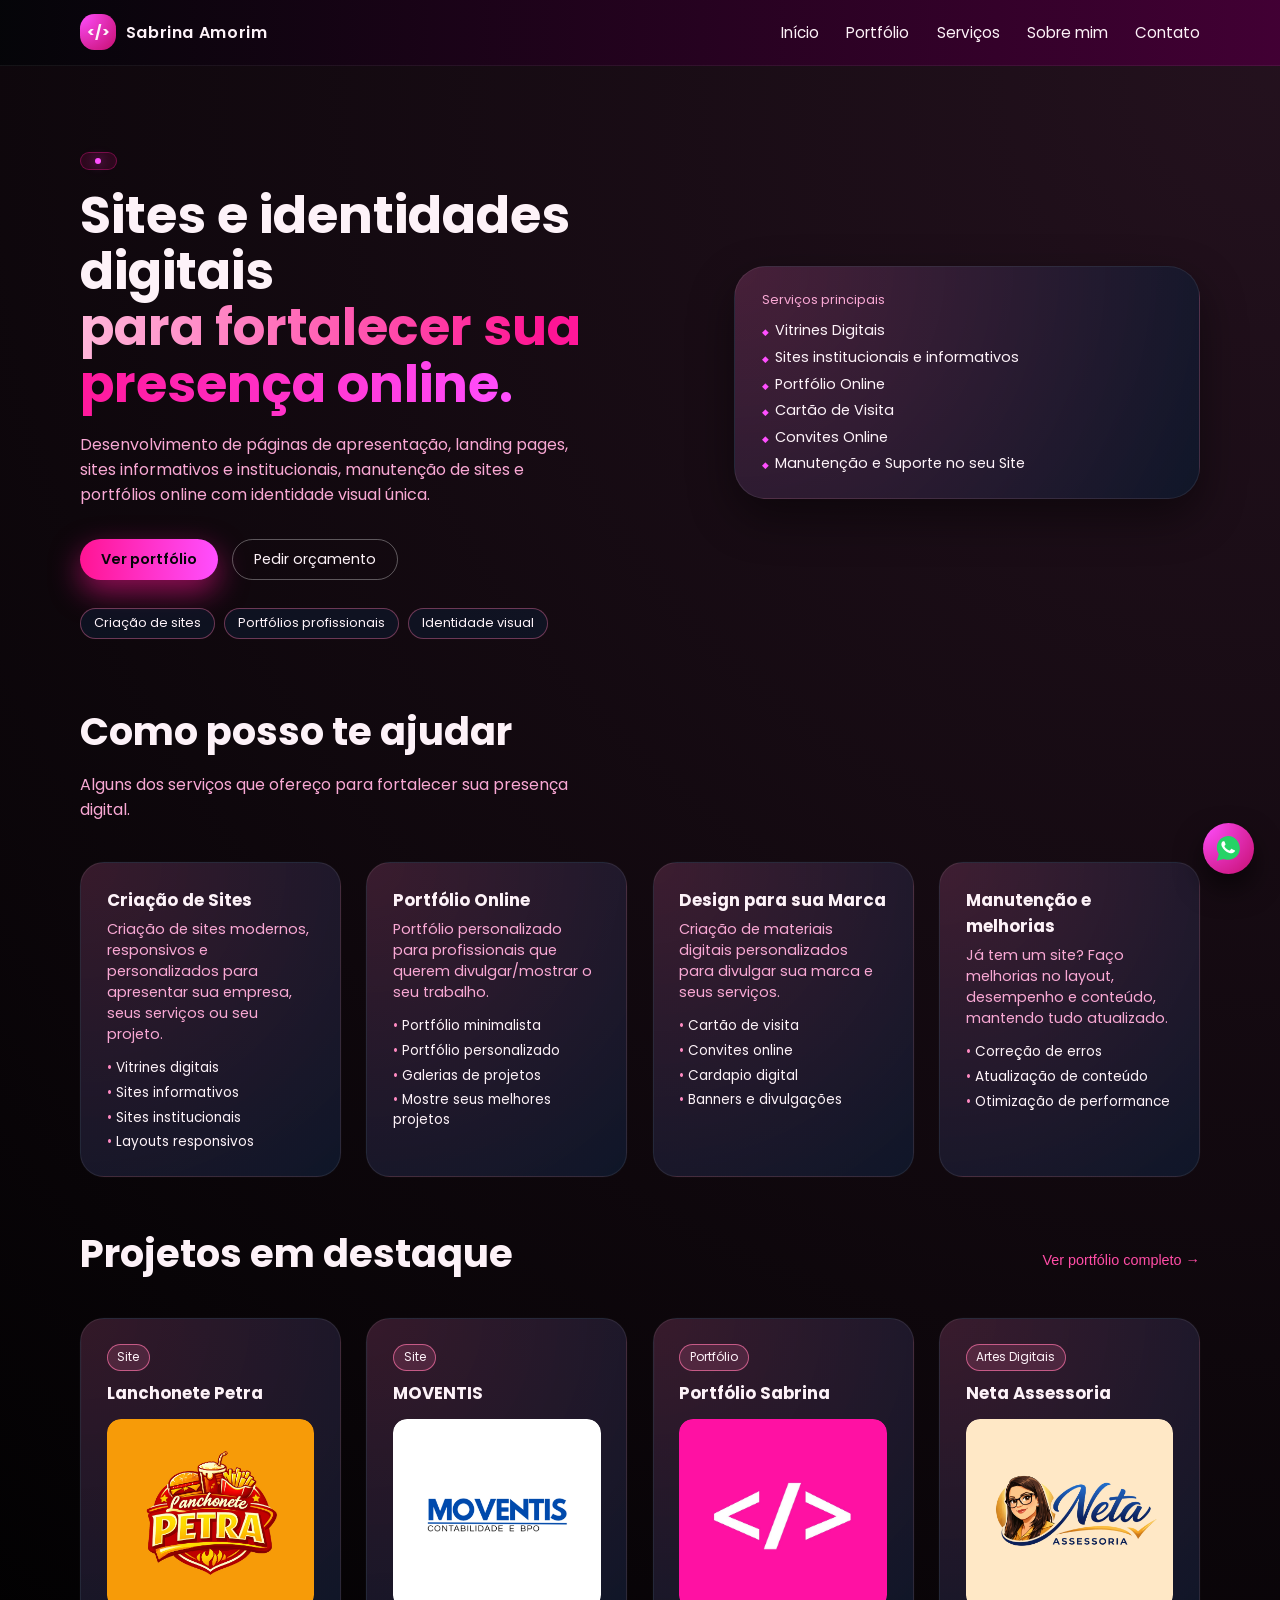
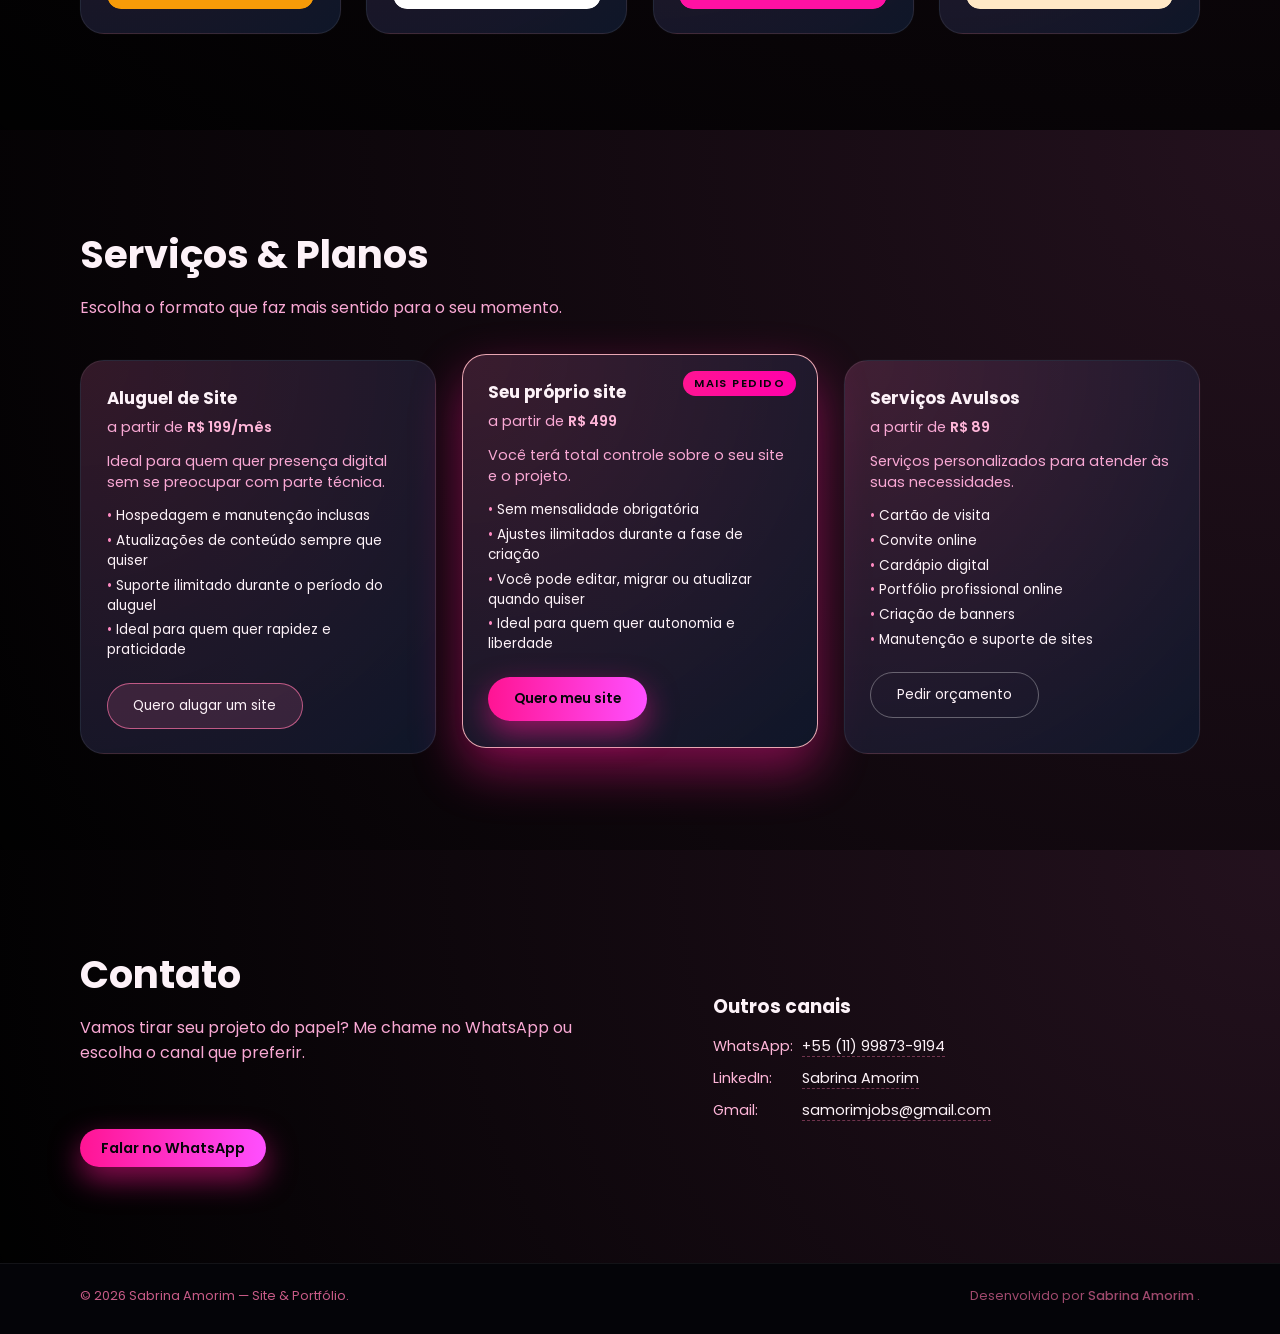
<file: index.html>
<!DOCTYPE html>

<html lang="pt-BR">
<head>
<meta charset="utf-8"/>
<title>Sabrina Amorim - Portfólio</title>
<meta content="width=device-width, initial-scale=1" name="viewport"/>
<meta content="Criação de sites, portfólios e identidade visual com foco em resultados e experiências únicas." name="description"/>
<link href="style.css" rel="stylesheet"/>
<link href="https://fonts.googleapis.com" rel="preconnect"/>
<link crossorigin="" href="https://fonts.gstatic.com" rel="preconnect"/>
<link href="https://fonts.googleapis.com/css2?family=Poppins:wght@300;400;500;600;700&amp;display=swap" rel="stylesheet"/>
<link href="assets/ROSA.png" rel="icon" type="image/x-icon"/>
</head>
<body>
<header class="header">
<div class="container header-inner">
<div class="logo">
<span class="logo-mark">&lt;/&gt;</span>
<span class="logo-text">Sabrina Amorim</span>
</div>
<nav class="nav">
<button aria-label="Abrir menu" class="nav-toggle">
<span></span><span></span><span></span>
</button>
<ul class="nav-list">
<li><a href="index.html">Início</a></li>
<li><a href="portfolio.html">Portfólio</a></li>
<li><a href="index.html#servicos">Serviços</a></li>
<li><a href="sobre.html">Sobre mim</a></li>
<li><a href="index.html#contato">Contato</a></li>
</ul>
</nav>
</div>
</header>
<main>
<!-- SESSÃO 1: INÍCIO -->
<section class="section hero" id="inicio">
<div class="container hero-grid">
<div class="hero-text">
<p class="hero-tag"></p>
<h1>Sites e identidades digitais<br/><span class="highlight">para fortalecer sua presença online.</span></h1>
<p class="hero-subtitle">
            Desenvolvimento de páginas de apresentação, landing pages, sites informativos e institucionais,
            manutenção de sites e portfólios online com identidade visual única.
          </p>
<div class="hero-actions">
<a class="btn primary" href="portfolio.html">Ver portfólio</a>
<a class="btn ghost" href="https://wa.me/5511998739194" target="_blank">Pedir orçamento</a>
</div>
<div class="hero-badges">
<span>Criação de sites</span>
<span>Portfólios profissionais</span>
<span>Identidade visual</span>
</div>
</div>
<div class="hero-showcase">
<div class="hero-card hero-card-main">
<p class="hero-card-label">Serviços principais</p>
<ul>
<li>Vitrines Digitais</li>
<li>Sites institucionais e informativos</li>
<li>Portfólio Online</li>
<li>Cartão de Visita</li>
<li>Convites Online</li>
<li>Manutenção e Suporte no seu Site</li>
</ul>
</div>
</div>
</div>
<div class="container services-overview">
<h2 class="section-title">Como posso te ajudar</h2>
<p class="section-subtitle">Alguns dos serviços que ofereço para fortalecer sua presença digital.</p>
<div class="cards-grid">
<article class="card">
<h3>Criação de Sites</h3>
<p>
  Criação de sites modernos, responsivos e personalizados para apresentar sua empresa, seus serviços ou seu projeto.
            </p>
<ul class="card-list">
<li>Vitrines digitais</li>
<li>Sites informativos</li>
<li>Sites institucionais</li>
<li>Layouts responsivos</li>
</ul>
</article>
<article class="card">
<h3>Portfólio Online</h3>
<p>
              Portfólio personalizado para profissionais que querem divulgar/mostrar o seu trabalho.
            </p>
<ul class="card-list">
<li>Portfólio minimalista</li>
<li>Portfólio personalizado</li>
<li>Galerias de projetos</li>
<li>Mostre seus melhores projetos</li>
</ul>
</article>
<article class="card">
<h3>Design para sua Marca</h3>
<p>
  Criação de materiais digitais personalizados para divulgar sua marca e seus serviços.
            </p>
<ul class="card-list">
<li>Cartão de visita</li>
<li>Convites online</li>
<li>Cardapio digital</li>
<li>Banners e divulgações</li>
</ul>
</article>
<article class="card highlight-card">
<h3>Manutenção e melhorias</h3>
<p>
  Já tem um site? Faço melhorias no layout, desempenho e conteúdo, mantendo tudo atualizado.
            </p>
<ul class="card-list">
<li>Correção de erros</li>
<li>Atualização de conteúdo</li>
<li>Otimização de performance</li>
</ul>
</article>
</div>
</div>
<div class="container featured-projects">
<div class="featured-header">
<h2 class="section-title">Projetos em destaque</h2>
<button class="btn link" data-scroll="#portfolio">Ver portfólio completo →</button>
</div>

<div class="cards-grid projects-grid">
<a class="card project-card" data-category="sites" href="https://sabroca.github.io/LanchonetePetra/">
<span class="project-chip">Site</span>
<h3>Lanchonete Petra</h3>
<div class="project-image">
<img alt="Prévia do site Lanchonete Petra" loading="lazy" src="assets/Lanchonete Petra - LOGO.jpg"/>
</div>
</a>

<a class="card project-card" data-category="blog" href="https://sabroca.github.io/SiteMOVENTISv2/">
<span class="project-chip">Site</span>
<h3>MOVENTIS</h3>
<div class="project-image">
<img alt="Prévia do Site Moventis" loading="lazy" src="assets/MOVENTIS - LOGO.jpg"/>
</div>
</a>

<a class="card project-card" data-category="portifolio" href="https://sabroca.github.io/SabrinaPortifolio/">
<span class="project-chip">Portfólio</span>
<h3>Portfólio Sabrina</h3>
<div class="project-image">
<img alt="Prévia do Portfólio Sabrina Amorim DEV" loading="lazy" src="assets/Sabrina Amorim - LOGO.jpg"/>
</div>
</a>

<a class="card project-card" data-category="logo" href="index.html#">
<span class="project-chip">Artes Digitais</span>
<h3>Neta Assessoria</h3>
<div class="project-image">
<img alt="Prévia da identidade visual Neta Assessoria" loading="lazy" src="assets/Neta Assesoria - LOGO.jpg"/>
</div>
</a>
</div>
</div>
</section>
<!-- SESSÃO 2: PORTFÓLIO -->

<!-- SESSÃO 3: SERVIÇOS -->
<section class="section section-alt" id="servicos">
<div class="container">
<h2 class="section-title">Serviços &amp; Planos</h2>
<p class="section-subtitle">Escolha o formato que faz mais sentido para o seu momento.</p>
<div class="cards-grid pricing-grid">
<article class="card pricing-card">
<h3>Aluguel de Site</h3>
<p class="pricing-price">a partir de <span>R$ 199/mês</span></p>
<p class="pricing-note">Ideal para quem quer presença digital sem se preocupar com parte técnica.</p>
<ul class="card-list">
<li>Hospedagem e manutenção inclusas</li>
<li>Atualizações de conteúdo sempre que quiser</li>
<li>Suporte ilimitado durante o período do aluguel</li>
<li>Ideal para quem quer rapidez e praticidade</li>
</ul>
<a class="btn secondary small" href="https://wa.me/5511998739194" target="_blank">Quero alugar um site</a>
</article>
<article class="card pricing-card featured-pricing">
<div class="pricing-badge">Mais pedido</div>
<h3>Seu próprio site</h3>
<p class="pricing-price">a partir de <span>R$ 499</span></p>
<p class="pricing-note">Você terá total controle sobre o seu site e o projeto.</p>
<ul class="card-list">
<li>Sem mensalidade obrigatória</li>
<li>Ajustes ilimitados durante a fase de criação</li>
<li>Você pode editar, migrar ou atualizar quando quiser</li>
<li>Ideal para quem quer autonomia e liberdade</li>
</ul>
<a class="btn primary small" href="https://wa.me/5511998739194" target="_blank">Quero meu site</a>
</article>
<article class="card pricing-card">
<h3>Serviços Avulsos</h3>
<p class="pricing-price">a partir de <span>R$ 89</span></p>
<p class="pricing-note">Serviços personalizados para atender às suas necessidades.</p>
<ul class="card-list">
<li>Cartão de visita</li>
<li>Convite online</li>
<li>Cardápio digital</li>
<li>Portfólio profissional online</li>
<li>Criação de banners</li>
<li>Manutenção e suporte de sites</li>
</ul>
<a class="btn ghost small" href="https://wa.me/5511998739194" target="_blank">Pedir orçamento</a>
</article>
</div>
</div>
</section>
<!-- SESSÃO 4: SOBRE MIM -->

<!-- SESSÃO 5: CONTATO -->
<section class="section section-alt" id="contato">
<div class="container contact-grid">
<div class="contact-text">
<h2 class="section-title">Contato</h2>
<p class="section-subtitle">
            Vamos tirar seu projeto do papel? Me chame no WhatsApp ou escolha o canal que preferir.
          </p>
<a class="btn primary contact-whatsapp" href="https://wa.me/5511998739194" target="_blank">
            Falar no WhatsApp
          </a>
</div>
<div class="contact-links">
<h3>Outros canais</h3>
<ul>
<li>
<span class="contact-label">WhatsApp:</span>
<a href="https://wa.me/5511998739194" target="_blank">+55 (11) 99873-9194</a>
</li>
<li>
<span class="contact-label">LinkedIn:</span>
<a href="http://linkedin.com/in/sabrina-amorim-bb68b2268" target="_blank">Sabrina Amorim</a>
</li>
<li>
<span class="contact-label">Gmail:</span>
<a href="mailto:seuemail@gmail.com">samorimjobs@gmail.com</a>
</li>
</ul>
</div>
</div>
</section>
</main>
<footer class="footer">
<div class="container footer-inner">
<p>© <span id="year"></span> Sabrina Amorim — Site &amp; Portfólio.</p>
<p class="footer-small">
        Desenvolvido por
        <a class="footer-link" href="https://sabroca.github.io/SabrinaPortifolio/" target="_blank">
          Sabrina Amorim
        </a>.
      </p>
</div>
</footer>
<a aria-label="Abrir conversa no WhatsApp" class="whatsapp-float" href="https://wa.me/5511998739194" target="_blank">
<svg aria-hidden="true" viewbox="0 0 32 32">
<path d="M16 3C9.37 3 4 8.37 4 15c0 2.54.76 4.89 2.07 6.86L4 29l7.32-2.03C13.2 27.63 14.57 28 16 28c6.63 0 12-5.37 12-12S22.63 3 16 3z" fill="#25D366"></path>
<path d="M22.2 19.3c-.34.96-1.67 1.77-2.37 1.88-.61.1-1.39.18-4.04-.87-3.39-1.4-5.57-4.83-5.74-5.06-.17-.23-1.37-1.82-1.37-3.47 0-1.64.86-2.45 1.16-2.78.3-.33.65-.41.87-.41h.63c.2 0 .46-.07.72.53.27.64.9 2.21.98 2.37.08.16.13.35.02.57-.12.23-.18.37-.35.57-.18.21-.37.47-.53.63-.18.18-.36.38-.15.74.21.36.93 1.53 2 2.48 1.38 1.23 2.53 1.61 2.9 1.78.37.16.58.14.79-.09.21-.23.9-1.05 1.14-1.41.24-.37.48-.31.81-.18.33.12 2.09.98 2.45 1.16.36.18.6.27.69.42.09.15.09.88-.25 1.84z" fill="#FFF"></path>
</svg>
</a>
<script src="script.js"></script>
</body>
</html>
</file>
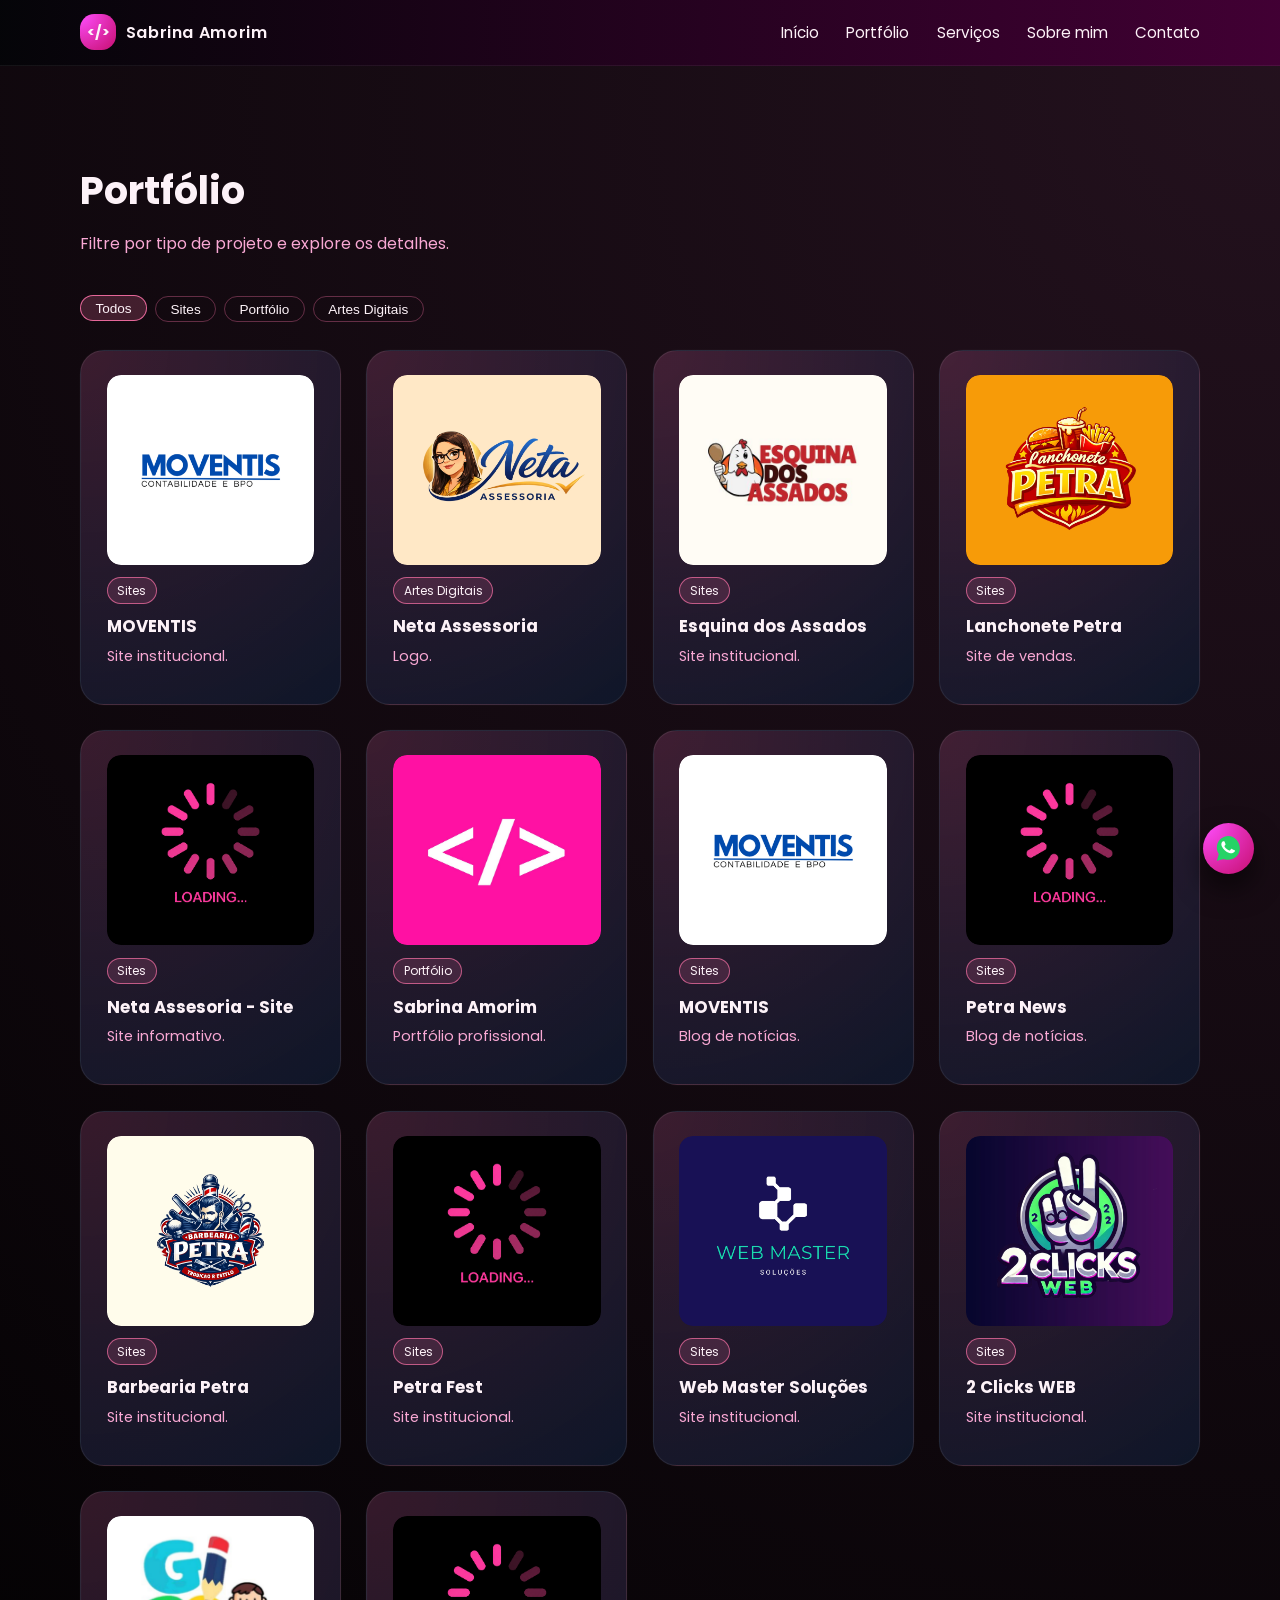
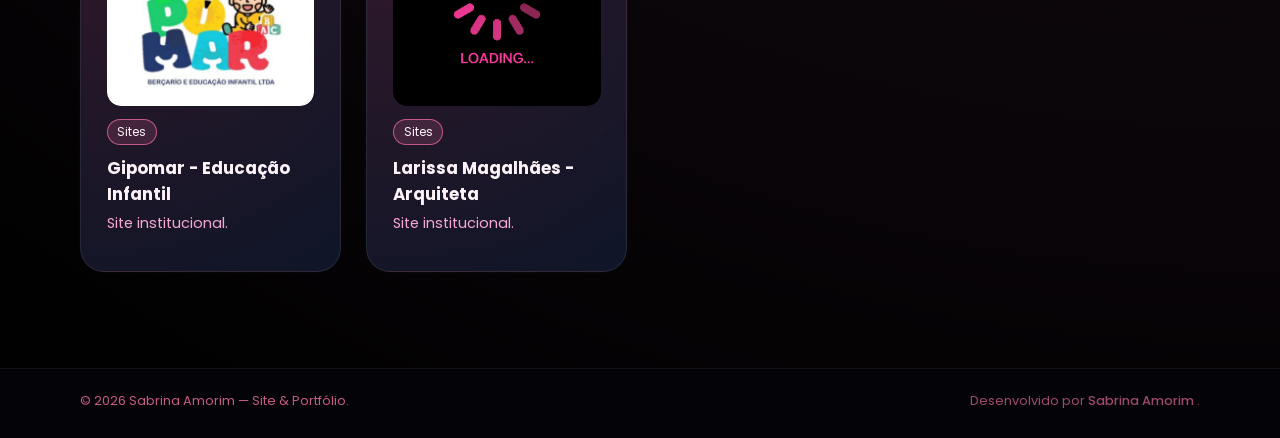
<file: portfolio.html>
<!DOCTYPE html>

<html lang="pt-BR">
<head>
<meta charset="utf-8"/>
<title>Sabrina Amorim - Portfólio</title>
<meta content="width=device-width, initial-scale=1" name="viewport"/>
<meta content="Criação de sites, portfólios e identidade visual com foco em resultados e experiências únicas." name="description"/>
<link href="style.css" rel="stylesheet"/>
<link href="https://fonts.googleapis.com" rel="preconnect"/>
<link crossorigin="" href="https://fonts.gstatic.com" rel="preconnect"/>
<link href="https://fonts.googleapis.com/css2?family=Poppins:wght@300;400;500;600;700&amp;display=swap" rel="stylesheet"/>
<link href="assets/ROSA.png" rel="icon" type="image/x-icon"/>
</head>
<body>
<header class="header">
<div class="container header-inner">
<div class="logo">
<span class="logo-mark">&lt;/&gt;</span>
<span class="logo-text">Sabrina Amorim</span>
</div>
<nav class="nav">
<button aria-label="Abrir menu" class="nav-toggle">
<span></span><span></span><span></span>
</button>
<ul class="nav-list">
<li><a href="index.html">Início</a></li>
<li><a href="portfolio.html">Portfólio</a></li>
<li><a href="index.html#servicos">Serviços</a></li>
<li><a href="sobre.html">Sobre mim</a></li>
<li><a href="index.html#contato">Contato</a></li>
</ul>
</nav>
</div>
</header>
<main>
<!-- SESSÃO 1: INÍCIO -->

<!-- SESSÃO 2: PORTFÓLIO -->
<section class="section" id="portfolio">
<div class="container">
<h2 class="section-title">Portfólio</h2>
<p class="section-subtitle">Filtre por tipo de projeto e explore os detalhes.</p>
<div class="portfolio-filters">
<button class="filter-btn active" data-filter="all">Todos</button>
<button class="filter-btn" data-filter="sites">Sites</button>
<button class="filter-btn" data-filter="portifolio">Portfólio</button>
<button class="filter-btn" data-filter="logo">Artes Digitais</button>
</div>
<div class="cards-grid projects-grid" id="portfolio-grid">
<!-- Agora com IMAGENS nos cards -->

<a class="card project-card" data-category="sites" href="https://sabroca.github.io/SiteMOVENTISv2/">
<div class="project-image">
<img alt="Site Moventis" src="assets/MOVENTIS - LOGO.jpg"/>
</div>
<span class="project-chip">Sites</span>
<h3>MOVENTIS</h3>
<p>Site institucional.</p>
</a>

<a class="card project-card" data-category="logo" href="index.html#">
  <div class="project-image">
  <img alt="Neta Assesoria" src="assets/Neta Assesoria - LOGO.jpg"/>
  </div>
  <span class="project-chip">Artes Digitais</span>
  <h3>Neta Assessoria</h3>
  <p>Logo.</p>
  </a>

<a class="card project-card" data-category="sites" href="https://sabroca.github.io/EsquinaDosAssados/">
  <div class="project-image">
  <img alt="Esquina dos Assados" src="assets/Esquina dos Assados - LOGO.jpg"/>
  </div>
  <span class="project-chip">Sites</span>
  <h3>Esquina dos Assados</h3>
  <p>Site institucional.</p>
  </a>

<a class="card project-card" data-category="sites" href="https://sabroca.github.io/LanchonetePetra/">
<div class="project-image">
<img alt="Lanchonete Petra" src="assets/Lanchonete Petra - LOGO.jpg"/>
</div>
<span class="project-chip">Sites</span>
<h3>Lanchonete Petra</h3>
<p>Site de vendas.</p>
</a>

<a class="card project-card" data-category="sites" href="#">
  <div class="project-image">
  <img alt="Site Neta Assesoria" src="assets/logo_sites1.png"/>
  </div>
  <span class="project-chip">Sites</span>
  <h3>Neta Assesoria - Site</h3>
  <p>Site informativo.</p>
  </a>

  <a class="card project-card" data-category="portifolio" href="https://sabroca.github.io/SabrinaPortifolio/">
    <div class="project-image">
    <img alt="Portfólio Minimalista" src="assets/Sabrina Amorim - LOGO.jpg"/>
    </div>
    <span class="project-chip">Portfólio</span>
    <h3>Sabrina Amorim</h3>
    <p>Portfólio profissional.</p>
    </a>

<a class="card project-card" data-category="blog" href="https://sabroca.github.io/BlogMoventis/">
<div class="project-image">
<img alt="MOVENTIS" src="assets/MOVENTIS - LOGO.jpg"/>
</div>
<span class="project-chip">Sites</span>
<h3>MOVENTIS</h3>
<p>Blog de notícias.</p>
</a>

<a class="card project-card" data-category="blog" href="#">
<div class="project-image">
<img alt="Petra News" src="assets/logo_sites1.png"/>
</div>
<span class="project-chip">Sites</span>
<h3>Petra News</h3>
<p>Blog de notícias.</p>
</a>

<a class="card project-card" data-category="sites" href="https://sabroca.github.io/BarbeariaPetra/">
<div class="project-image">
<img alt="BarbeariaPetra" src="assets/Barbearia Petra - LOGO.jpg"/>
</div>
<span class="project-chip">Sites</span>
<h3>Barbearia Petra</h3>
<p>Site institucional.</p>
</a>

<a class="card project-card" data-category="sites" href="#">
<div class="project-image">
<img alt="PetraFest" src="assets/logo_sites1.png"/>
</div>
<span class="project-chip">Sites</span>
<h3>Petra Fest</h3>
<p>Site institucional.</p>
</a>

<a class="card project-card" data-category="sites" href="https://sabroca.github.io/SiteWebMasterSolu/">
<div class="project-image">
<img alt="Web Master Soluções" src="assets/WEB MASTER SOLUÇÕES - LOGO.jpg"/>
</div>
<span class="project-chip">Sites</span>
<h3>Web Master Soluções</h3>
<p>Site institucional.</p>
</a>

<a class="card project-card" data-category="sites" href="#">
<div class="project-image">
<img alt="2ClicksWeb" src="assets/2ClicksWeb - LOGO.jpg"/>
</div>
<span class="project-chip">Sites</span>
<h3>2 Clicks WEB</h3>
<p>Site institucional.</p>
</a>
<a class="card project-card" data-category="sites" href="#">
<div class="project-image">
<img alt="Gipomar" src="assets/Gipomar - LOGO.jpg"/>
</div>
<span class="project-chip">Sites</span>
<h3>Gipomar - Educação Infantil</h3>
<p>Site institucional.</p>
</a>
<a class="card project-card" data-category="sites" href="#">
<div class="project-image">
<img alt="LarissaMagalhaes" src="assets/logo_sites1.png"/>
</div>
<span class="project-chip">Sites</span>
<h3>Larissa Magalhães - Arquiteta</h3>
<p>Site institucional.</p>
</a>
</div>
</div>
</section>
<!-- SESSÃO 3: SERVIÇOS -->

<!-- SESSÃO 4: SOBRE MIM -->

<!-- SESSÃO 5: CONTATO -->

</main>
<footer class="footer">
<div class="container footer-inner">
<p>© <span id="year"></span> Sabrina Amorim — Site &amp; Portfólio.</p>
<p class="footer-small">
        Desenvolvido por
        <a class="footer-link" href="https://sabroca.github.io/SabrinaPortifolio/" target="_blank">
          Sabrina Amorim
        </a>.
      </p>
</div>
</footer>
<a aria-label="Abrir conversa no WhatsApp" class="whatsapp-float" href="https://wa.me/5511998739194" target="_blank">
<svg aria-hidden="true" viewbox="0 0 32 32">
<path d="M16 3C9.37 3 4 8.37 4 15c0 2.54.76 4.89 2.07 6.86L4 29l7.32-2.03C13.2 27.63 14.57 28 16 28c6.63 0 12-5.37 12-12S22.63 3 16 3z" fill="#25D366"></path>
<path d="M22.2 19.3c-.34.96-1.67 1.77-2.37 1.88-.61.1-1.39.18-4.04-.87-3.39-1.4-5.57-4.83-5.74-5.06-.17-.23-1.37-1.82-1.37-3.47 0-1.64.86-2.45 1.16-2.78.3-.33.65-.41.87-.41h.63c.2 0 .46-.07.72.53.27.64.9 2.21.98 2.37.08.16.13.35.02.57-.12.23-.18.37-.35.57-.18.21-.37.47-.53.63-.18.18-.36.38-.15.74.21.36.93 1.53 2 2.48 1.38 1.23 2.53 1.61 2.9 1.78.37.16.58.14.79-.09.21-.23.9-1.05 1.14-1.41.24-.37.48-.31.81-.18.33.12 2.09.98 2.45 1.16.36.18.6.27.69.42.09.15.09.88-.25 1.84z" fill="#FFF"></path>
</svg>
</a>
<script src="script.js"></script>
</body>
</html>
</file>
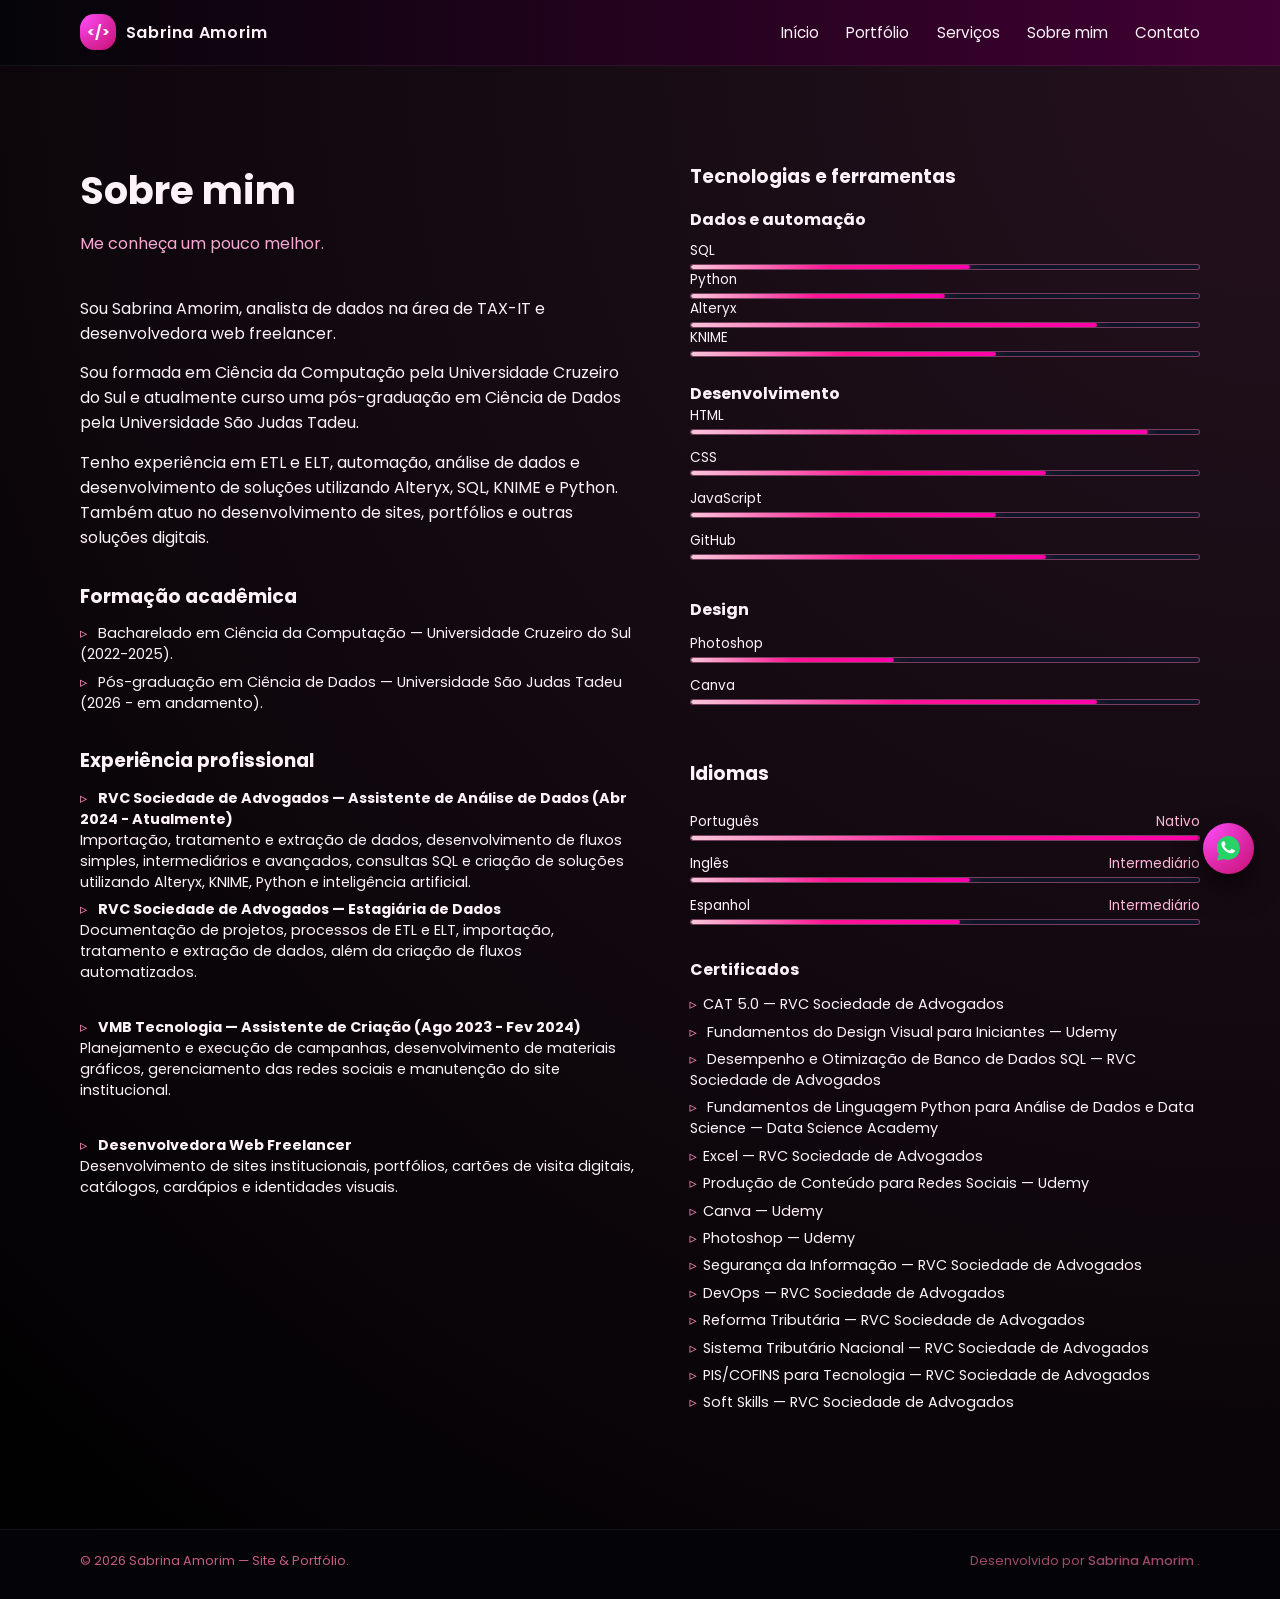
<file: sobre.html>
<!DOCTYPE html>

<html lang="pt-BR">

<head>
    <meta charset="utf-8" />

    <title>Sabrina Amorim - Portfólio</title>

    <meta content="width=device-width, initial-scale=1" name="viewport" />

    <meta
        content="Criação de sites, portfólios e identidade visual com foco em resultados e experiências únicas."
        name="description" />

    <link href="style.css" rel="stylesheet" />

    <link href="https://fonts.googleapis.com" rel="preconnect" />

    <link crossorigin="" href="https://fonts.gstatic.com" rel="preconnect" />

    <link
        href="https://fonts.googleapis.com/css2?family=Poppins:wght@300;400;500;600;700&display=swap"
        rel="stylesheet" />

    <link href="assets/ROSA.png" rel="icon" type="image/x-icon"/>

</head>

<body>

    <header class="header">

        <div class="container header-inner">

            <div class="logo">
                <span class="logo-mark">&lt;/&gt;</span>
                <span class="logo-text">Sabrina Amorim</span>
            </div>

            <nav class="nav">

                <button aria-label="Abrir menu" class="nav-toggle">
                    <span></span>
                    <span></span>
                    <span></span>
                </button>

                <ul class="nav-list">
                    <li><a href="index.html">Início</a></li>
                    <li><a href="portfolio.html">Portfólio</a></li>
                    <li><a href="index.html#servicos">Serviços</a></li>
                    <li><a href="sobre.html">Sobre mim</a></li>
                    <li><a href="index.html#contato">Contato</a></li>
                </ul>

            </nav>

        </div>

    </header>

    <main>

        <section class="section" id="sobre">

            <div class="container about-grid">

                <div class="about-text">

                    <h2 class="section-title">Sobre mim</h2>

                    <p class="section-subtitle">
                        Me conheça um pouco melhor.
                    </p>

                    <p>
                        Sou Sabrina Amorim, analista de dados na área de TAX-IT e desenvolvedora web freelancer.
                    </p>

                    <p>
                        Sou formada em Ciência da Computação pela Universidade Cruzeiro do Sul e atualmente curso uma
                        pós-graduação em Ciência de Dados pela Universidade São Judas Tadeu.
                    </p>

                    <p>
                        Tenho experiência em ETL e ELT, automação, análise de dados e desenvolvimento de soluções
                        utilizando Alteryx, SQL, KNIME e Python. Também atuo no desenvolvimento de sites,
                        portfólios e outras soluções digitais.
                    </p>

                    <h3 style="margin-top: 2rem;">Formação acadêmica</h3>

                <ul class="about-experiences">

                    <li>
                        Bacharelado em Ciência da Computação — Universidade Cruzeiro do Sul
                        (2022-2025).
                    </li>

                    <li>
                        Pós-graduação em Ciência de Dados — Universidade São Judas Tadeu (2026 - em andamento).
                    </li>

                </ul>

                    <h3 style="margin-top: 2rem;">Experiência profissional</h3>

                    <ul class="about-experiences">
                      <li>
                        <strong>RVC Sociedade de Advogados — Assistente de Análise de Dados (Abr 2024 - Atualmente)</strong>

                        <p>
                            Importação, tratamento e extração de dados, desenvolvimento de fluxos simples,
                            intermediários e avançados, consultas SQL e criação de soluções utilizando Alteryx,
                            KNIME, Python e inteligência artificial.
                        </p>
                    </li>

                    <li>
                        <strong>RVC Sociedade de Advogados — Estagiária de Dados</strong>

                        <p>
                            Documentação de projetos, processos de ETL e ELT, importação, tratamento e extração
                            de dados, além da criação de fluxos automatizados.
                        </p>
                    </li>
                    <br>
                    <li>
                        <strong>VMB Tecnologia — Assistente de Criação (Ago 2023 - Fev 2024)</strong>

                        <p>
                            Planejamento e execução de campanhas, desenvolvimento de materiais gráficos,
                            gerenciamento das redes sociais e manutenção do site institucional.
                        </p>
                    </li><br>

                    <li>
                        <strong>Desenvolvedora Web Freelancer</strong>

                        <p>
                            Desenvolvimento de sites institucionais, portfólios, cartões de visita digitais,
                            catálogos, cardápios e identidades visuais.
                        </p>
                    </li>

                </ul>

            </div>

            <div class="about-skills">

                <h3>Tecnologias e ferramentas</h3>

                <h4 style="margin-top: 1rem;">Dados e automação</h4>

                <div class="skills-list">
</div>
<div class="skill">

  <div class="skill-header">
      <span>SQL</span>
      <span class="skill-value"></span>
  </div>

  <div class="skill-bar">
      <div class="skill-fill" data-skill="55"></div>
  </div>

</div>

<div class="skill">

  <div class="skill-header">
      <span>Python</span>
      <span class="skill-value"></span>
  </div>

  <div class="skill-bar">
      <div class="skill-fill" data-skill="50"></div>
  </div>

</div>

<div class="skill">

  <div class="skill-header">
      <span>Alteryx</span>
      <span class="skill-value"></span>
  </div>

  <div class="skill-bar">
      <div class="skill-fill" data-skill="80"></div>
  </div>

</div>

<div class="skill">

  <div class="skill-header">
      <span>KNIME</span>
      <span class="skill-value"></span>
  </div>

  <div class="skill-bar">
      <div class="skill-fill" data-skill="60"></div>
  </div>

</div>



<h4 style="margin-top: 1.5rem;">
Desenvolvimento
</h4>

<div class="skills-list">

<div class="skill">

  <div class="skill-header">
      <span>HTML</span>
      <span class="skill-value"></span>
  </div>

  <div class="skill-bar">
      <div class="skill-fill" data-skill="90"></div>
  </div>

</div>

<div class="skill">

  <div class="skill-header">
      <span>CSS</span>
      <span class="skill-value"></span>
  </div>

  <div class="skill-bar">
      <div class="skill-fill" data-skill="70"></div>
  </div>

</div>

<div class="skill">

  <div class="skill-header">
      <span>JavaScript</span>
      <span class="skill-value"></span>
  </div>

  <div class="skill-bar">
      <div class="skill-fill" data-skill="60"></div>
  </div>

</div>

<div class="skill">

  <div class="skill-header">
      <span>GitHub</span>
      <span class="skill-value"></span>
  </div>

  <div class="skill-bar">
      <div class="skill-fill" data-skill="70"></div>
  </div>

</div>

<h4 style="margin-top: 1.5rem;">
  Design
</h4>

<div class="skills-list">

  <div class="skill">

      <div class="skill-header">
          <span>Photoshop</span>
          <span class="skill-value"></span>
      </div>

      <div class="skill-bar">
          <div class="skill-fill" data-skill="40"></div>
      </div>

  </div>

  <div class="skill">

      <div class="skill-header">
          <span>Canva</span>
          <span class="skill-value"></span>
      </div>

      <div class="skill-bar">
          <div class="skill-fill" data-skill="80"></div>
      </div>

  </div>

</div>

<h3 style="margin-top: 2rem;">
    Idiomas
  </h3>
  
  <div class="skills-list">
    <div class="skill">
  
      <div class="skill-header">
          <span>Português</span>
          <span class="skill-value">Nativo</span>
      </div>
  
      <div class="skill-bar">
          <div class="skill-fill" data-skill="100"></div>
      </div>
  
  </div>
  
  <div class="skill">
  
      <div class="skill-header">
          <span>Inglês</span>
          <span class="skill-value">Intermediário</span>
      </div>
  
      <div class="skill-bar">
          <div class="skill-fill" data-skill="55"></div>
      </div>
  
  </div>
  
  <div class="skill">
  
      <div class="skill-header">
          <span>Espanhol</span>
          <span class="skill-value">Intermediário</span>
      </div>
  
      <div class="skill-bar">
          <div class="skill-fill" data-skill="53"></div>
      </div>

<h3 style="margin-top: 2rem;">
  Certificados
</h3>

<ul class="about-experiences">

  <li>CAT 5.0 — RVC Sociedade de Advogados</li>

  <li>
      Fundamentos do Design Visual para Iniciantes — Udemy
  </li>

  <li>
      Desempenho e Otimização de Banco de Dados SQL — RVC Sociedade de Advogados
  </li>

  <li>
      Fundamentos de Linguagem Python para Análise de Dados e Data Science — Data Science Academy
  </li>

  <li>Excel — RVC Sociedade de Advogados</li>

  <li>Produção de Conteúdo para Redes Sociais — Udemy</li>

  <li>Canva — Udemy</li>

  <li>Photoshop — Udemy</li>

  <li>Segurança da Informação — RVC Sociedade de Advogados</li>

  <li>DevOps — RVC Sociedade de Advogados</li>

  <li>Reforma Tributária — RVC Sociedade de Advogados</li>

  <li>Sistema Tributário Nacional — RVC Sociedade de Advogados</li>

  <li>PIS/COFINS para Tecnologia — RVC Sociedade de Advogados</li>

  <li>Soft Skills — RVC Sociedade de Advogados</li>

</ul>

</div>

</div>

</div>

</div>

</section>

</main>

<footer class="footer">

<div class="container footer-inner">

<p>
© <span id="year"></span> Sabrina Amorim — Site &amp; Portfólio.
</p>

<p class="footer-small">

Desenvolvido por

<a class="footer-link"
href="https://sabroca.github.io/SabrinaPortifolio/"
target="_blank">

Sabrina Amorim

</a>.

</p>

</div>

</footer>

<a aria-label="Abrir conversa no WhatsApp"
class="whatsapp-float"
href="https://wa.me/5511998739194"
target="_blank">

<svg aria-hidden="true" viewBox="0 0 32 32">

<path d="M16 3C9.37 3 4 8.37 4 15c0 2.54.76 4.89 2.07 6.86L4 29l7.32-2.03C13.2 27.63 14.57 28 16 28c6.63 0 12-5.37 12-12S22.63 3 16 3z"
fill="#25D366">
</path>

<path d="M22.2 19.3c-.34.96-1.67 1.77-2.37 1.88-.61.1-1.39.18-4.04-.87-3.39-1.4-5.57-4.83-5.74-5.06-.17-.23-1.37-1.82-1.37-3.47 0-1.64.86-2.45 1.16-2.78.3-.33.65-.41.87-.41h.63c.2 0 .46-.07.72.53.27.64.9 2.21.98 2.37.08.16.13.35.02.57-.12.23-.18.37-.35.57-.18.21-.37.47-.53.63-.18.18-.36.38-.15.74.21.36.93 1.53 2 2.48 1.38 1.23 2.53 1.61 2.9 1.78.37.16.58.14.79-.09.21-.23.9-1.05 1.14-1.41.24-.37.48-.31.81-.18.33.12 2.09.98 2.45 1.16.36.18.6.27.69.42.09.15.09.88-.25 1.84z"
fill="#FFF">
</path>

</svg>

</a>

<script src="script.js"></script>

</body>

</html>
</file>
<file: style.css>
*,
*::before,
*::after {
  box-sizing: border-box;
  margin: 0;
  padding: 0;
}

:root {
  --pink-50: #fff0f5;
  --pink-100: #ffe4f2;
  --pink-200: #ffb6d9;
  --pink-300: #ff8ac2;
  --pink-400: #ff4da6;
  --pink-500: #ff1f8f;
  --pink-600: #e0117d;
  --pink-700: #c70f71;
  --pink-800: #9b0c5b;
  --pink-900: #6b083f;

  --hot-pink: #ff1493;
  --neon-pink: #ff4fff;
  --soft-rose: #f7c7d9;
  --blush: #f4a6c6;
  --magenta: #ff00aa;

  --black: #050509;
  --white: #ffffff;

  --bg-main: #050509;
  --card-bg: rgba(11, 5, 8, 0.8);
  --card-border: rgba(255, 255, 255, 0.08);
  --shadow-soft: 0 18px 45px rgba(0, 0, 0, 0.45);

  --text-main: #fdf2f8;
  --text-muted: #f9a8d4;
  --accent: var(--pink-400);
  --accent-strong: var(--neon-pink);

  --radius-lg: 1.5rem;
  --radius-xl: 2rem;
  --radius-pill: 999px;

  --transition-fast: 0.2s ease-out;
  --transition-med: 0.3s ease-out;
}

html {
  scroll-behavior: smooth;
}

body {
  font-family: "Poppins", system-ui, -apple-system, BlinkMacSystemFont, sans-serif;
  background: var(--bg-main);
  color: var(--text-main);
  min-height: 100vh;
}

/* Layout utilitário */

.container {
  width: min(1120px, 100% - 2.5rem);
  margin-inline: auto;
}

.section {
  padding: 6rem 0;
  background: radial-gradient(circle at top right, rgba(255, 105, 180, 0.12), rgba(0, 0, 0, 0.9));
}

.section-alt {
  background: radial-gradient(circle at top right, rgba(255, 105, 180, 0.12), rgba(0, 0, 0, 0.9));
}

.section-title {
  font-size: clamp(1.9rem, 3vw, 2.4rem);
  font-weight: 700;
  margin-bottom: 0.75rem;
}

.section-subtitle {
  color: var(--text-muted);
  max-width: 32rem;
  margin-bottom: 2.5rem;
}

/* Header */

.header {
  position: sticky;
  top: 0;
  z-index: 50;
  backdrop-filter: blur(18px);
  background: linear-gradient(to right, rgba(5, 5, 9, 0.92), rgba(71, 0, 56, 0.92));
  border-bottom: 1px solid rgba(255, 255, 255, 0.06);
}

.header-inner {
  display: flex;
  align-items: center;
  justify-content: space-between;
  padding-block: 0.9rem;
  gap: 2rem;
}

.logo {
  display: flex;
  align-items: center;
  gap: 0.6rem;
}

.logo-mark {
  height: 2.25rem;
  width: 2.25rem;
  border-radius: 0.9rem;
  background: radial-gradient(circle at top left, var(--neon-pink), var(--pink-700));
  display: inline-flex;
  align-items: center;
  justify-content: center;
  font-size: 0.9rem;
  font-weight: 700;
}

.logo-text {
  font-weight: 600;
  letter-spacing: 0.04em;
}

/* Nav */

.nav {
  position: relative;
}

.nav-list {
  list-style: none;
  display: flex;
  align-items: center;
  gap: 1.7rem;
}

.nav-list a {
  font-size: 0.95rem;
  text-decoration: none;
  color: var(--text-main);
  position: relative;
  padding-bottom: 0.2rem;
}

.nav-list a::after {
  content: "";
  position: absolute;
  left: 0;
  bottom: 0;
  height: 2px;
  width: 0;
  background: linear-gradient(90deg, var(--accent), var(--accent-strong));
  transition: width var(--transition-med);
}

.nav-list a:hover::after {
  width: 100%;
}

.nav-toggle {
  display: none;
  flex-direction: column;
  gap: 0.25rem;
  background: transparent;
  border: none;
  cursor: pointer;
}

.nav-toggle span {
  display: block;
  height: 2px;
  width: 22px;
  background: var(--text-main);
}

/* Hero / Início */

.hero {
  padding-top: 5rem;
}

.hero-grid {
  display: grid;
  grid-template-columns: minmax(0, 1.3fr) minmax(0, 1fr);
  gap: 3rem;
  align-items: center;
  margin-bottom: 4rem;
}

.hero-tag {
  display: inline-flex;
  align-items: center;
  gap: 0.4rem;
  border-radius: var(--radius-pill);
  padding: 0.3rem 0.9rem;
  font-size: 0.75rem;
  letter-spacing: 0.12em;
  text-transform: uppercase;
  background: rgba(255, 20, 147, 0.12);
  border: 1px solid rgba(255, 20, 147, 0.35);
  color: var(--text-muted);
}

.hero-tag::before {
  content: "";
  height: 6px;
  width: 6px;
  border-radius: 999px;
  background: var(--accent-strong);
  box-shadow: 0 0 12px rgba(255, 79, 255, 0.65);
}

.hero h1 {
  font-size: clamp(2.3rem, 4vw, 3.2rem);
  line-height: 1.1;
  margin-top: 1rem;
}

.highlight {
  background: linear-gradient(90deg, var(--pink-200), var(--hot-pink), var(--neon-pink));
  -webkit-background-clip: text;
  color: transparent;
}

.hero-subtitle {
  margin-top: 1.25rem;
  color: var(--text-muted);
  max-width: 32rem;
}

.hero-actions {
  margin-top: 2rem;
  display: flex;
  flex-wrap: wrap;
  gap: 0.9rem;
}

.hero-badges {
  margin-top: 1.75rem;
  display: flex;
  flex-wrap: wrap;
  gap: 0.6rem;
}

.hero-badges span {
  font-size: 0.8rem;
  border-radius: var(--radius-pill);
  padding: 0.35rem 0.8rem;
  background: rgba(15, 23, 42, 0.7);
  border: 1px solid rgba(248, 113, 166, 0.4);
}

/* Hero cards */

.hero-showcase {
  position: relative;
}

.hero-card {
  border-radius: var(--radius-xl);
  border: 1px solid var(--card-border);
  background: radial-gradient(circle at top left, rgba(255, 111, 199, 0.2), rgba(15, 23, 42, 0.95));
  box-shadow: var(--shadow-soft);
  padding: 1.5rem 1.7rem;
}

.hero-card-main {
  margin-bottom: 1.2rem;
}

.hero-card-secondary {
  transform: translateX(12%);
  max-width: 20rem;
}

.hero-card-label {
  font-size: 0.8rem;
  color: var(--text-muted);
  margin-bottom: 0.7rem;
}

.hero-card-main ul {
  list-style: none;
  display: grid;
  gap: 0.35rem;
  font-size: 0.9rem;
}

.hero-card-main li::before {
  content: "◆";
  margin-right: 0.4rem;
  font-size: 0.55rem;
  color: var(--accent-strong);
}

.hero-card-secondary h2 {
  font-size: 1.2rem;
  margin-bottom: 0.6rem;
}

/* Cards genéricos */

.cards-grid {
  display: grid;
  grid-template-columns: repeat(auto-fit, minmax(230px, 1fr));
  gap: 1.6rem;
}

.card {
  border-radius: var(--radius-lg);
  background: radial-gradient(circle at top left, rgba(255, 122, 198, 0.18), rgba(15, 23, 42, 0.96));
  border: 1px solid var(--card-border);
  padding: 1.5rem 1.6rem;
  box-shadow: 0 0 0 1px rgba(255, 255, 255, 0.01);
  transition: transform var(--transition-med), box-shadow var(--transition-med), border-color var(--transition-med), background var(--transition-med);
}

.card:hover {
  transform: translateY(-6px);
  box-shadow: var(--shadow-soft);
  border-color: rgba(255, 192, 203, 0.7);
  background: radial-gradient(circle at top left, rgba(255, 182, 193, 0.35), rgba(15, 23, 42, 0.97));
}

.card h3 {
  font-size: 1.05rem;
  margin-bottom: 0.4rem;
}

.card p {
  font-size: 0.9rem;
  color: var(--text-muted);
  margin-bottom: 0.8rem;
}

.card-list {
  list-style: none;
  display: grid;
  gap: 0.3rem;
  font-size: 0.85rem;
}

.card-list li::before {
  content: "• ";
  color: var(--pink-300);
}

.highlight-card {
  border: 1px solid var(--card-border);
}

/* Botões */

.btn {
  display: inline-flex;
  align-items: center;
  justify-content: center;
  gap: 0.4rem;
  border-radius: var(--radius-pill);
  padding: 0.55rem 1.3rem;
  font-size: 0.9rem;
  border: none;
  cursor: pointer;
  text-decoration: none;
  white-space: nowrap;
  transition: background var(--transition-med), color var(--transition-med), box-shadow var(--transition-med), transform var(--transition-fast), border-color var(--transition-med);
}

.btn.primary {
  background: linear-gradient(90deg, var(--hot-pink), var(--accent-strong));
  color: var(--black);
  font-weight: 600;
  box-shadow: 0 12px 30px rgba(255, 20, 147, 0.55);
}

.btn.primary:hover {
  transform: translateY(-1px);
  box-shadow: 0 16px 38px rgba(255, 79, 255, 0.65);
}

.btn.secondary {
  background: rgba(248, 113, 166, 0.15);
  border: 1px solid rgba(248, 113, 166, 0.7);
  color: var(--text-main);
}

.btn.secondary:hover {
  background: rgba(248, 113, 166, 0.28);
}

.btn.ghost {
  background: transparent;
  border: 1px solid rgba(255, 255, 255, 0.32);
  color: var(--text-main);
}

.btn.ghost:hover {
  border-color: var(--accent);
  background: rgba(248, 113, 166, 0.08);
}

.btn.link {
  padding: 0;
  border-radius: 0;
  background: transparent;
  border: none;
  color: var(--accent);
  font-size: 0.9rem;
  cursor: pointer;
}

.btn.link:hover {
  color: var(--accent-strong);
}

.btn.small {
  padding: 0.45rem 1.05rem;
  font-size: 0.85rem;
}

/* Projetos */

.featured-projects {
  margin-top: 3rem;
}

.featured-header {
  display: flex;
  align-items: center;
  justify-content: space-between;
  gap: 1rem;
  margin-bottom: 1.5rem;
}

.projects-grid {
  margin-top: 0.5rem;
}

.project-card {
  position: relative;
  cursor: pointer;
  text-decoration: none;
  color: inherit;
  overflow: hidden;
}

.project-card::after {
  content: "";
  position: absolute;
  inset: 0;
  background: linear-gradient(135deg, transparent 30%, rgba(255, 255, 255, 0.08), transparent 70%);
  transform: translateX(-100%);
  transition: transform 0.5s ease-out;
}

.project-card:hover::after {
  transform: translateX(100%);
}

.project-chip {
  display: inline-flex;
  padding: 0.2rem 0.6rem;
  border-radius: 999px;
  font-size: 0.75rem;
  margin-bottom: 0.6rem;
  background: rgba(248, 113, 166, 0.16);
  border: 1px solid rgba(248, 113, 166, 0.7);
}

/* Portfólio - filtros */

.portfolio-filters {
  display: flex;
  flex-wrap: wrap;
  gap: 0.5rem;
  margin-bottom: 1.7rem;
}

.filter-btn {
  border-radius: var(--radius-pill);
  border: 1px solid rgba(248, 113, 166, 0.35);
  padding: 0.3rem 0.9rem;
  font-size: 0.85rem;
  background: transparent;
  color: var(--text-main);
  cursor: pointer;
  transition: background var(--transition-fast), border-color var(--transition-fast), transform var(--transition-fast);
}

.filter-btn.active,
.filter-btn:hover {
  background: rgba(248, 113, 166, 0.21);
  border-color: rgba(248, 113, 166, 0.9);
  transform: translateY(-1px);
}

/* Serviços / Pricing */

.pricing-grid {
  align-items: stretch;
}

.pricing-card {
  position: relative;
}

.pricing-price {
  font-size: 0.95rem;
  margin-bottom: 0.4rem;
}

.pricing-price span {
  font-weight: 600;
  color: var(--pink-200);
}

.pricing-note {
  font-size: 0.85rem;
  color: var(--text-muted);
  margin-bottom: 1rem;
}

.featured-pricing {
  border-color: rgba(255, 182, 193, 0.9);
  box-shadow: 0 22px 50px rgba(255, 20, 147, 0.45);
  transform: translateY(-6px);
}

.featured-pricing:hover {
  transform: translateY(-8px);
}

.pricing-badge {
  position: absolute;
  top: 1rem;
  right: 1.3rem;
  font-size: 0.7rem;
  text-transform: uppercase;
  letter-spacing: 0.13em;
  background: linear-gradient(90deg, var(--hot-pink), var(--magenta));
  border-radius: var(--radius-pill);
  padding: 0.25rem 0.7rem;
  color: var(--black);
  font-weight: 600;
}

/* Sobre mim */

.about-grid {
  display: grid;
  grid-template-columns: minmax(0, 1.1fr) minmax(0, 1fr);
  gap: 3rem;
  align-items: flex-start;
}

.about-text p + p {
  margin-top: 0.9rem;
}

.about-experiences {
  list-style: none;
  margin-top: 0.8rem;
  display: grid;
  gap: 0.4rem;
  font-size: 0.9rem;
}

.about-experiences li::before {
  content: "▹";
  margin-right: 0.4rem;
  color: var(--pink-300);
}

.about-skills h3 {
  margin-bottom: 0.7rem;
}

.skills-list {
  display: grid;
  gap: 0.8rem;
  margin-bottom: 0.6rem;
}

.skill {
  font-size: 0.85rem;
}

.skill-header {
  display: flex;
  align-items: center;
  justify-content: space-between;
  margin-bottom: 0.18rem;
}

.skill-value {
  color: var(--pink-200);
}

.skill-bar {
  height: 6px;
  border-radius: var(--radius-pill);
  background: rgba(15, 23, 42, 0.9);
  overflow: hidden;
  border: 1px solid rgba(248, 113, 166, 0.45);
}

.skill-fill {
  height: 100%;
  border-radius: var(--radius-pill);
  width: 0;
  background: linear-gradient(90deg, var(--soft-rose), var(--hot-pink), var(--magenta));
  box-shadow: 0 0 18px rgba(255, 105, 180, 0.7);
  transition: width 1.1s ease-out;
}

.skills-note {
  font-size: 0.8rem;
  color: var(--text-muted);
}

/* Contato */

.contact-grid {
  display: grid;
  grid-template-columns: minmax(0, 1.2fr) minmax(0, 1fr);
  gap: 3rem;
  align-items: center;
}

.contact-whatsapp {
  margin-top: 1.5rem;
}

.contact-note {
  margin-top: 0.7rem;
  font-size: 0.8rem;
  color: var(--text-muted);
}

.contact-links h3 {
  margin-bottom: 0.9rem;
}

.contact-links ul {
  list-style: none;
  display: grid;
  gap: 0.7rem;
  font-size: 0.9rem;
}

.contact-label {
  display: inline-block;
  min-width: 5.3rem;
  color: var(--pink-200);
}

.contact-links a {
  color: var(--text-main);
  text-decoration: none;
  border-bottom: 1px dashed rgba(248, 113, 166, 0.4);
}

.contact-links a:hover {
  color: var(--accent-strong);
  border-bottom-style: solid;
}

/* Footer */

.footer {
  border-top: 1px solid rgba(255, 255, 255, 0.06);
  padding: 1.4rem 0 1.8rem;
  background: rgba(5, 5, 9, 0.96);
}

.footer-inner {
  display: flex;
  justify-content: space-between;
  align-items: center;
  gap: 1rem;
  font-size: 0.8rem;
  color: rgba(248, 113, 166, 0.8);
}

.footer-small {
  opacity: 0.8;
}

/* Responsividade */

@media (max-width: 900px) {
  .hero-grid,
  .about-grid,
  .contact-grid {
    grid-template-columns: minmax(0, 1fr);
  }

  .hero-showcase {
    order: -1;
  }

  .hero-card-secondary {
    transform: none;
    max-width: none;
  }

  .featured-pricing {
    transform: none;
  }
}

@media (max-width: 720px) {
  .header-inner {
    padding-block: 0.7rem;
  }

  .nav-toggle {
    display: flex;
  }

  .nav-list {
    position: absolute;
    top: 110%;
    right: 0;
    flex-direction: column;
    align-items: flex-start;
    background: rgba(5, 5, 9, 0.98);
    padding: 1rem 1.4rem;
    border-radius: 1.1rem;
    border: 1px solid rgba(255, 255, 255, 0.08);
    min-width: 11rem;
    transform-origin: top right;
    transform: scale(0.9);
    opacity: 0;
    pointer-events: none;
    transition: opacity var(--transition-med), transform var(--transition-med);
  }

  .nav-list.open {
    opacity: 1;
    pointer-events: auto;
    transform: scale(1);
  }

  .footer-inner {
    flex-direction: column;
    align-items: flex-start;
  }

  .section {
    padding: 4.5rem 0;
  }
}

@media (max-width: 480px) {
  .hero-actions {
    flex-direction: column;
    align-items: stretch;
  }

  .section-title {
    font-size: 1.7rem;
  }
}

/* Ajuste de espaçamento uniforme dos botões da sessão Serviços */
.pricing-card .btn {
  margin-top: 1.4rem;
  padding: 0.75rem 1.6rem !important;
}

/* Botão flutuante de WhatsApp */
.whatsapp-float {
  position: fixed;
  right: 1.6rem;
  bottom: 1.6rem;
  width: 3.2rem;
  height: 3.2rem;
  border-radius: 999px;
  display: flex;
  align-items: center;
  justify-content: center;
  background: radial-gradient(circle at top left, var(--neon-pink), var(--pink-700));
  box-shadow: 0 14px 28px rgba(0, 0, 0, 0.6);
  text-decoration: none;
  z-index: 80;
  transition: transform var(--transition-fast), box-shadow var(--transition-fast), opacity var(--transition-fast);
}

/* Ícone SVG dentro do botão flutuante */
.whatsapp-float svg {
  width: 60%;
  height: 60%;
}

.whatsapp-float:hover {
  transform: translateY(-3px) scale(1.03);
  box-shadow: 0 18px 40px rgba(0, 0, 0, 0.75);
}

@media (max-width: 720px) {
  .whatsapp-float {
    right: 1.1rem;
    bottom: 1.1rem;
    width: 3rem;
    height: 3rem;
  }
}

/* ============================================
   🔥 Ajuste das imagens dos cards de projetos
   ============================================ */

.project-image {
  width: 100%;
  height: 190px; /* você pode ajustar: 180px / 220px */
  overflow: hidden;
  border-radius: 14px;
  margin-top: 0.8rem;
  display: flex;
  align-items: center;
  justify-content: center;
  position: relative;
}

/* Imagem alinhada e responsiva */
.project-image img {
  width: 100%;
  height: 100%;
  object-fit: cover; /* imagem preenche sem distorcer */
  border-radius: 14px;
  transition: transform 0.5s ease, opacity 0.3s ease;
  display: block;
}

/* ============================================
   ✨ HOVER EFFECT — Zoom suave
   ============================================ */

.project-card:hover .project-image img {
  transform: scale(1.1);
  opacity: 0.9;
}

/* Pequena sombra extra durante o hover do card */
.project-card:hover {
  box-shadow: 0 12px 40px rgba(255, 20, 147, 0.25),
              0 4px 14px rgba(0, 0, 0, 0.4);
}

/* Ajuste de espaçamento entre imagem e categoria no PORTFÓLIO */
#portfolio-grid .project-image {
  margin-top: 0;              /* não precisa empurrar a imagem pra baixo aqui */
}

#portfolio-grid .project-chip {
  display: inline-block;
  margin-top: 0.8rem;         /* espaço entre a imagem e a categoria */
  margin-bottom: 0.6rem;      /* mantém o espaço antes do título */
}
.footer-link {
  color: inherit;
  text-decoration: none;
  font-weight: 500;
  transition: 0.2s;
}

.footer-link:hover {
  color: var(--accent-strong);
}
</file>
